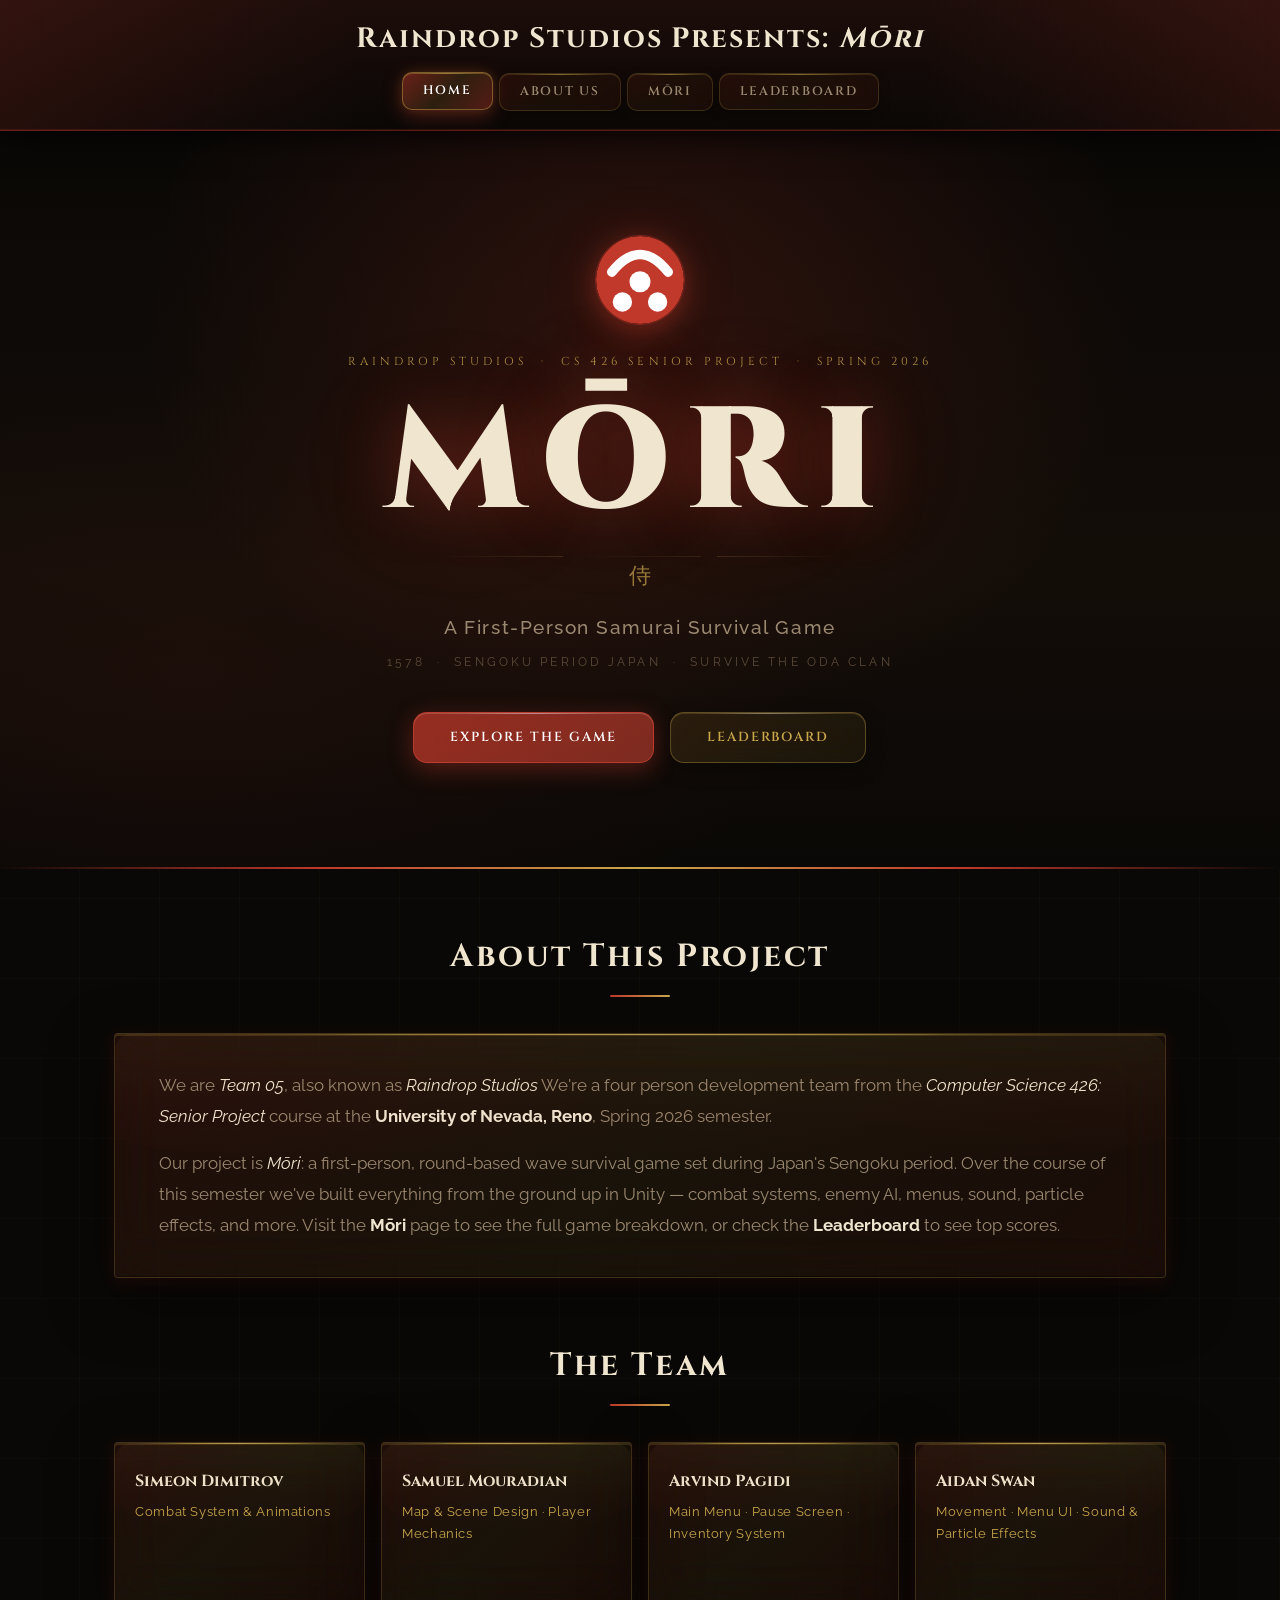
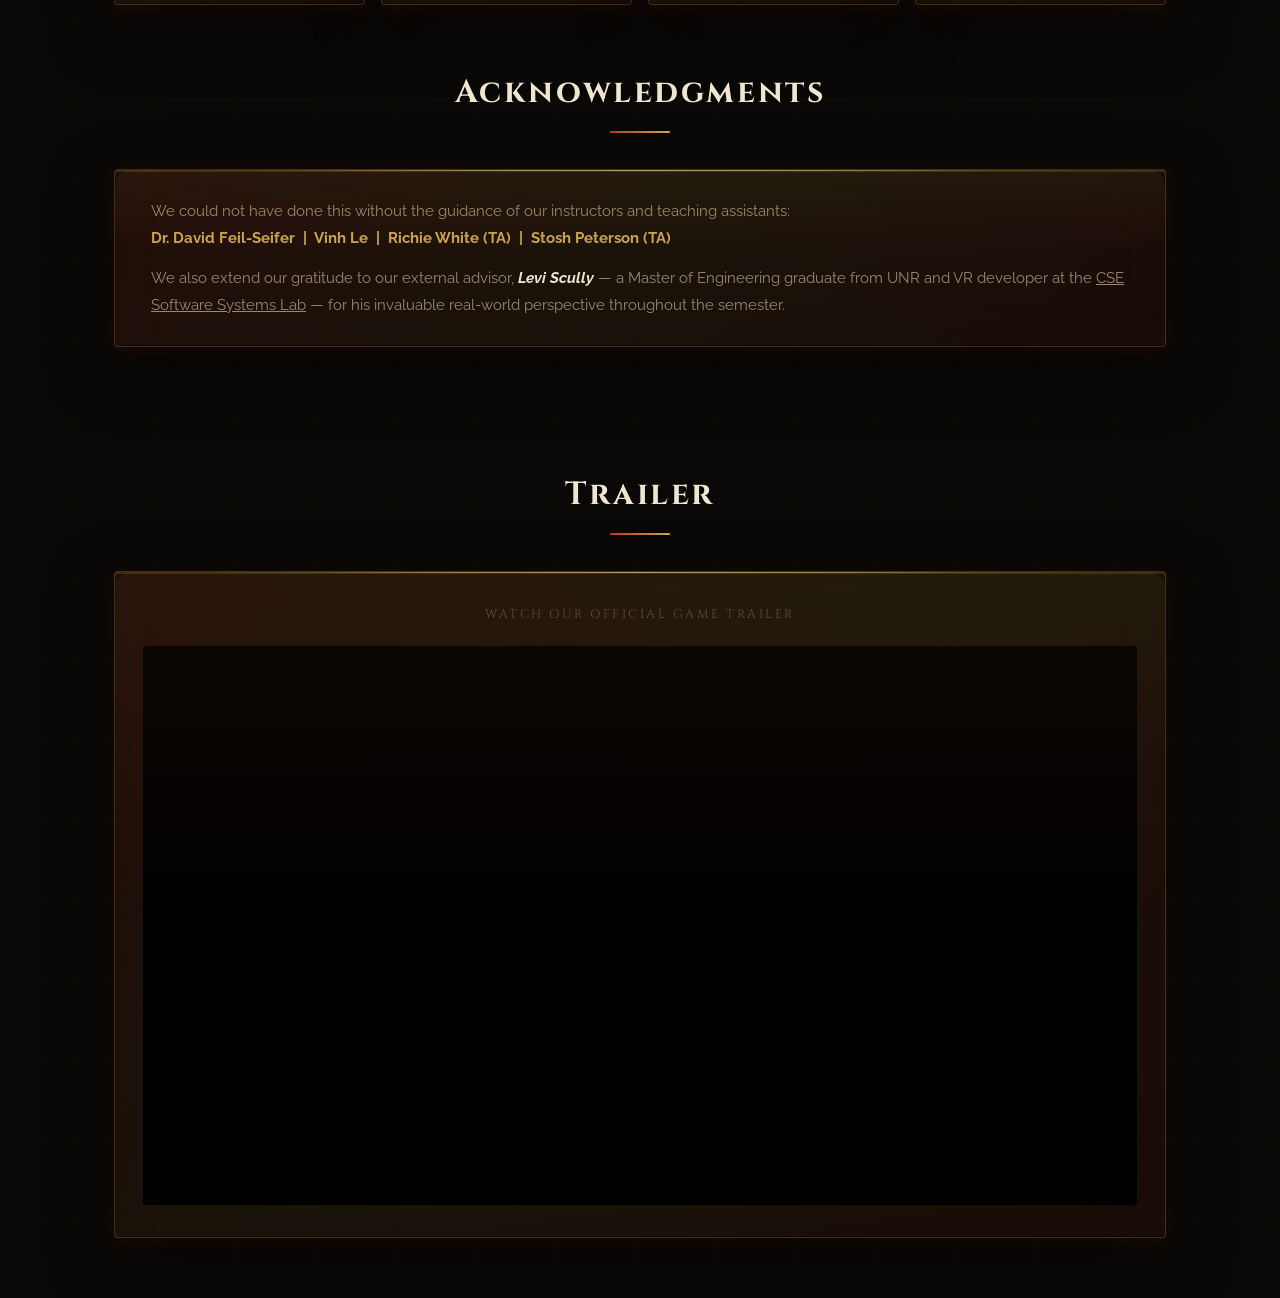
<file: index.html>
<!DOCTYPE html>
<html lang="en">
<head>
    <meta charset="UTF-8">
    <meta name="viewport" content="width=device-width, initial-scale=1.0">
    <title>Mōri — Raindrop Studios</title>
    <link rel="preconnect" href="https://fonts.googleapis.com">
    <link rel="preconnect" href="https://fonts.gstatic.com" crossorigin>
    <link href="https://fonts.googleapis.com/css2?family=Cinzel:wght@400;600;700;900&family=Raleway:ital,wght@0,300;0,400;0,500;0,600;1,400&display=swap" rel="stylesheet">
    <link rel="stylesheet" href="CSS Files/style.css">
    <link rel="icon" href="favicon.ico">
</head>
<body>

    <header id="WelcomeHeader">
        <h1 class="Animated-Text">Raindrop Studios Presents: <em>Mōri</em></h1>
        <nav id="Directory">
            <ul class="nav-bar">
                <li><a href="index.html" class="button">Home</a></li>
                <li><a href="AboutUs.html" class="button">About Us</a></li>
                <li><a href="Mōri.html" class="button">Mōri</a></li>
                <li><a href="Player-Leaderboard.html" class="button">Leaderboard</a></li>
            </ul>
        </nav>
    </header>

    <section class="hero">
        <div class="hero-inner">
            <div class="hero-logo" aria-hidden="true">
                <svg xmlns="http://www.w3.org/2000/svg" viewBox="0 0 100 100" role="img" aria-label="Mōri logo">
                    <defs>
                        <clipPath id="circle-clip">
                            <circle cx="50" cy="50" r="50"/>
                        </clipPath>
                    </defs>
                    <circle cx="50" cy="50" r="50" fill="#c0392b"/>
                    <g clip-path="url(#circle-clip)">
                        <!-- Top arc / topknot -->
                        <path d="M 18 41 Q 50 1 82 41" stroke="white" stroke-width="11" fill="none" stroke-linecap="round"/>
                        <!-- Centre circle -->
                        <circle cx="50" cy="52" r="12" fill="white"/>
                        <!-- Bottom-left circle -->
                        <circle cx="30" cy="75" r="11" fill="white"/>
                        <!-- Bottom-right circle -->
                        <circle cx="70" cy="75" r="11" fill="white"/>
                    </g>
                </svg>
            </div>
            <p class="hero-eyebrow">Raindrop Studios &nbsp;·&nbsp; CS 426 Senior Project &nbsp;·&nbsp; Spring 2026</p>
            <h1 class="hero-game-title">MŌRI</h1>
            <div class="hero-divider">
                <span></span>
                <span class="hero-kanji">侍</span>
                <span></span>
            </div>
            <p class="hero-tagline"><br>A First-Person Samurai Survival Game</p>
            <p class="hero-period">1578 &nbsp;·&nbsp; Sengoku Period Japan &nbsp;·&nbsp; Survive the Oda Clan</p>
            <div class="hero-buttons">
                <a href="Mōri.html" class="hero-btn primary">Explore the Game</a>
                <a href="Player-Leaderboard.html" class="hero-btn secondary">Leaderboard</a>
            </div>
        </div>
    </section>

    <main id="HomeDescription">

        <!-- About This Project -->
        <h2 class="section-title fade-in">About This Project</h2>
        <div class="about-block fade-in glass-card">
            <p>
                We are <em>Team 05</em>, also known as <em>Raindrop Studios</em> We're a four person
                development team from the <em>Computer Science 426: Senior Project</em> course at
                the <b>University of Nevada, Reno</b>, Spring 2026 semester.
            </p>
            <p>
                Our project is <em>Mōri</em>: a first-person, round-based wave survival game set
                during Japan's Sengoku period. Over the course of this semester we've built everything
                from the ground up in Unity — combat systems, enemy AI, menus, sound, particle effects,
                and more. Visit the <strong><a href="Mōri.html">Mōri</a></strong> page to see the
                full game breakdown, or check the
                <strong><a href="Player-Leaderboard.html">Leaderboard</a></strong> to see top scores.
            </p>
        </div>

        
        <h2 class="section-title fade-in">The Team</h2>
        <div class="team-grid">
            <a href="AboutUs.html#simeon" class="team-card fade-in glass-card">
                <h3 class="team-name">Simeon Dimitrov</h3>
                <p class="team-role">Combat System &amp; Animations</p>
                <span class="team-card-cta">View Profile →</span>
            </a>
            <a href="AboutUs.html#samuel" class="team-card fade-in glass-card">
                <h3 class="team-name">Samuel Mouradian</h3>
                <p class="team-role">Map &amp; Scene Design · Player Mechanics</p>
                <span class="team-card-cta">View Profile →</span>
            </a>
            <a href="AboutUs.html#arvind" class="team-card fade-in glass-card">
                <h3 class="team-name">Arvind Pagidi</h3>
                <p class="team-role">Main Menu · Pause Screen · Inventory System</p>
                <span class="team-card-cta">View Profile →</span>
            </a>
            <a href="AboutUs.html#aidan" class="team-card fade-in glass-card">
                <h3 class="team-name">Aidan Swan</h3>
                <p class="team-role">Movement · Menu UI · Sound &amp; Particle Effects</p>
                <span class="team-card-cta">View Profile →</span>
            </a>
        </div>

        
        <h2 class="section-title fade-in">Acknowledgments</h2>
        <div class="credits-block fade-in glass-card">
            <p>
                We could not have done this without the guidance of our instructors and teaching assistants:<br>
                <strong>Dr. David Feil-Seifer &nbsp;|&nbsp; Vinh Le &nbsp;|&nbsp; Richie White (TA) &nbsp;|&nbsp; Stosh Peterson (TA)</strong>
            </p>
            <p style="margin-top:14px;">
                We also extend our gratitude to our external advisor, <strong><em>Levi Scully</em></strong> —
                a Master of Engineering graduate from UNR and VR developer at the
                <u>CSE Software Systems Lab</u> — for his invaluable real-world perspective throughout the semester.
            </p>
        </div>

    </main>

    <section class="trailer-section">
        <h2 class="section-title fade-in">Trailer</h2>
        <div class="trailer-card fade-in glass-card">
            <p class="trailer-label">Watch our official game trailer</p>
            <div class="trailer-video-wrap">
                <iframe
                    src="https://www.youtube.com/embed/uz4JGQvd75o"
                    title="Mōri — Official Trailer"
                    frameborder="0"
                    allow="accelerometer; clipboard-write; encrypted-media; gyroscope; picture-in-picture"
                    allowfullscreen>
                </iframe>
            </div>
        </div>
    </section>

    <button id="scroll-top" aria-label="Back to top">&#8679;</button>

    <script src="webFeatureHelp.js"></script>
</body>
</html>
</file>
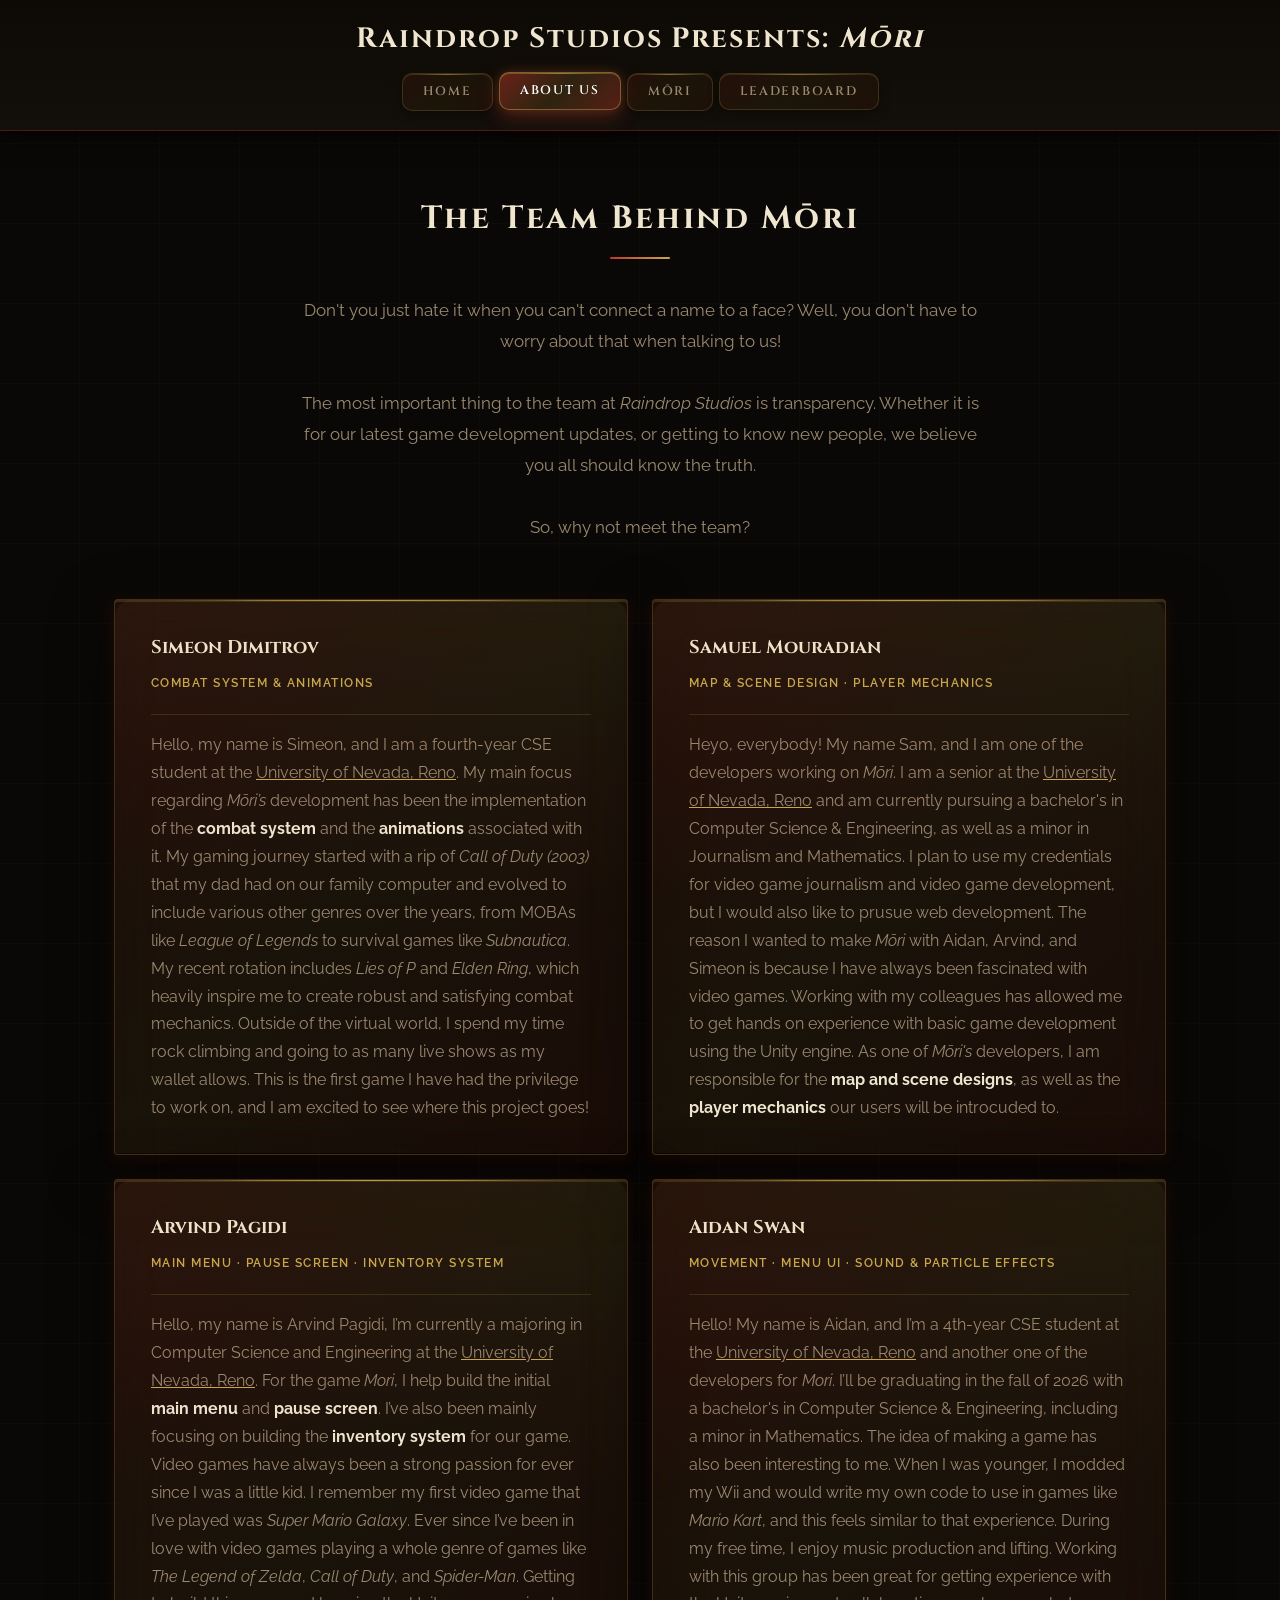
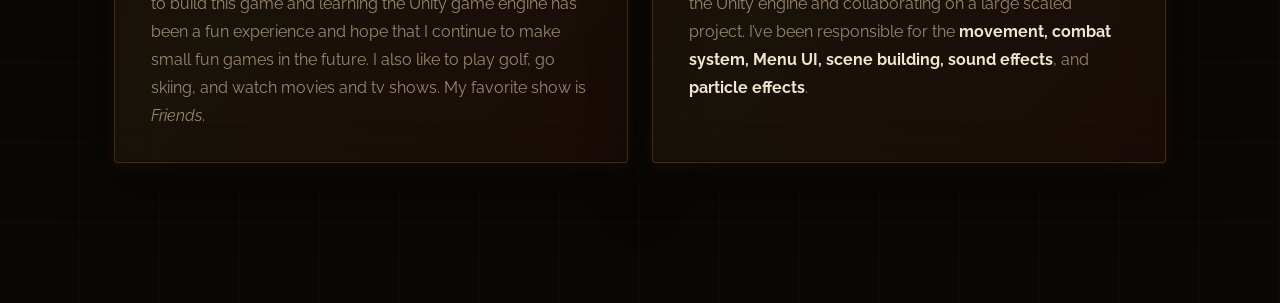
<file: AboutUs.html>
<!DOCTYPE html>
<html lang="en">
<head>
    <meta charset="UTF-8">
    <meta name="viewport" content="width=device-width, initial-scale=1.0">
    <title>About Us — Raindrop Studios</title>
    <link rel="preconnect" href="https://fonts.googleapis.com">
    <link rel="preconnect" href="https://fonts.gstatic.com" crossorigin>
    <link href="https://fonts.googleapis.com/css2?family=Cinzel:wght@400;600;700;900&family=Raleway:ital,wght@0,300;0,400;0,500;0,600;1,400&display=swap" rel="stylesheet">
    <link rel="stylesheet" href="CSS Files/AboutUsStyle.css">
    <link rel="icon" href="favicon.ico">
</head>
<body>

    <header id="WelcomeHeader">
        <h1 class="Animated-Text">Raindrop Studios Presents: <em>Mōri</em></h1>
        <nav id="Directory">
            <ul class="nav-bar">
                <li><a href="index.html" class="button">Home</a></li>
                <li><a href="AboutUs.html" class="button">About Us</a></li>
                <li><a href="Mōri.html" class="button">Mōri</a></li>
                <li><a href="Player-Leaderboard.html" class="button">Leaderboard</a></li>
            </ul>
        </nav>
    </header>

    <main id="AU-Description">

        <h2 class="section-title fade-in">The Team Behind Mōri</h2>

        <p class="intro-text fade-in">
            Don't you just hate it when you can't
            connect a name to a face? Well, you don't have to worry about
            that when talking to us!
            <br><br>
            The most important thing to the team at <i>Raindrop Studios</i> is
            transparency. Whether it is for our latest game development updates,
            or getting to know new people, we believe you all should know the truth.
            <br><br>
            So, why not meet the team?
        </p>

        <div class="member-cards-grid">

           
            <article id="simeon" class="member-card fade-in glass-card">
                <div class="member-header">

                    <div>
                        <h3 class="member-name">Simeon Dimitrov</h3>
                        <span class="member-role">Combat System &amp; Animations</span>
                    </div>
                </div>
                <p class="member-bio">
                    Hello, my name is Simeon,
            and I am a fourth-year CSE student at the <u>University of Nevada, Reno</u>. My
            main focus regarding <i>Mōri’s</i> development has been the implementation of the
            <b>combat system</b> and the <b>animations</b> associated with it. My gaming journey
            started with a rip of <i>Call of Duty (2003)</i> that my dad had on our family computer
            and evolved to include various other genres over the years, from MOBAs like <i>League of
            Legends</i> to survival games like <i>Subnautica</i>. My recent rotation includes <i>Lies
            of P</i> and <i>Elden Ring</i>, which heavily inspire me to create robust and satisfying
            combat mechanics. Outside of the virtual world, I spend my time rock climbing and going to
            as many live shows as my wallet allows. This is the first game I have had the privilege to
            work on, and I am excited to see where this project goes!
                </p>
            </article>

           
            <article id="samuel" class="member-card fade-in glass-card">
                <div class="member-header">

                    <div>
                        <h3 class="member-name">Samuel Mouradian</h3>
                        <span class="member-role">Map &amp; Scene Design · Player Mechanics</span>
                    </div>
                </div>
                <p class="member-bio">
                    Heyo, everybody! My name Sam, and I
            am one of the developers working on <i>Mōri</i>. I am a senior at the <u>University of Nevada,
            Reno</u> and am currently pursuing a bachelor's in Computer Science & Engineering, as well as
            a minor in Journalism and Mathematics. I plan to use my credentials for video game journalism
            and video game development, but I would also like to prusue web development. The reason I wanted
            to make <i>Mōri</i> with Aidan, Arvind, and Simeon is because I have always been fascinated with
            video games. Working with my colleagues has allowed me to get hands on experience with basic game
            development using the Unity engine. As one of <i>Mōri's</i> developers, I am responsible for the
            <b>map and scene designs</b>, as well as the <b>player mechanics</b> our users will be introcuded to.
                </p>
            </article>

            
            <article id="arvind" class="member-card fade-in glass-card">
                <div class="member-header">

                    <div>
                        <h3 class="member-name">Arvind Pagidi</h3>
                        <span class="member-role">Main Menu · Pause Screen · Inventory System</span>
                    </div>
                </div>
                <p class="member-bio">
                    Hello, my name is Arvind Pagidi, I’m currently a majoring in Computer Science and Engineering at the 
            <u>University of Nevada, Reno</u>. For the game <i>Mori</i>, I help build  the initial <b>main menu</b> 
            and <b>pause screen</b>. I’ve also been mainly focusing on building the <b>inventory system</b> 
            for our game. Video games have always been a strong passion for ever since I was a little kid. I remember 
            my first video game that I’ve played was <i>Super Mario Galaxy</i>. Ever since I’ve been in love with video games 
            playing a whole genre of games like <i>The Legend of Zelda</i>, <i>Call of Duty</i>, and <i>Spider-Man</i>. Getting 
            to build this game and learning the Unity game engine has been a fun experience and hope that I continue to 
            make small fun games in the future. I also like to play golf, go skiing, and watch movies and tv shows. My 
            favorite show is <i>Friends</i>.
                </p>
            </article>

            
            <article id="aidan" class="member-card fade-in glass-card">
                <div class="member-header">

                    <div>
                        <h3 class="member-name">Aidan Swan</h3>
                        <span class="member-role">Movement · Menu UI · Sound &amp; Particle Effects</span>
                    </div>
                </div>
                <p class="member-bio">
                     Hello! My name is Aidan, and I’m a 4th-year CSE student at the <u>University of Nevada, Reno</u> and another one 
            of the developers for <i>Mori</i>. I’ll be graduating in the fall of 2026 with a bachelor's in Computer Science & 
            Engineering, including a minor in Mathematics. The idea of making a game has also been interesting to me. When 
            I was younger, I modded my Wii and would write my own code to use in games like <i>Mario Kart</i>, and this feels 
            similar to that experience. During my free time, I enjoy music production and lifting. Working with this group 
            has been great for getting experience with the Unity engine and collaborating on a large scaled project. I’ve 
            been responsible for the <b>movement, combat system, Menu UI, scene building, sound effects</b>, and <b>particle 
            effects</b>.
                </p>
            </article>

        </div>
    </main>

    <button id="scroll-top" aria-label="Back to top">&#8679;</button>

    <script src="webFeatureHelp.js"></script>
</body>
</html>
</file>
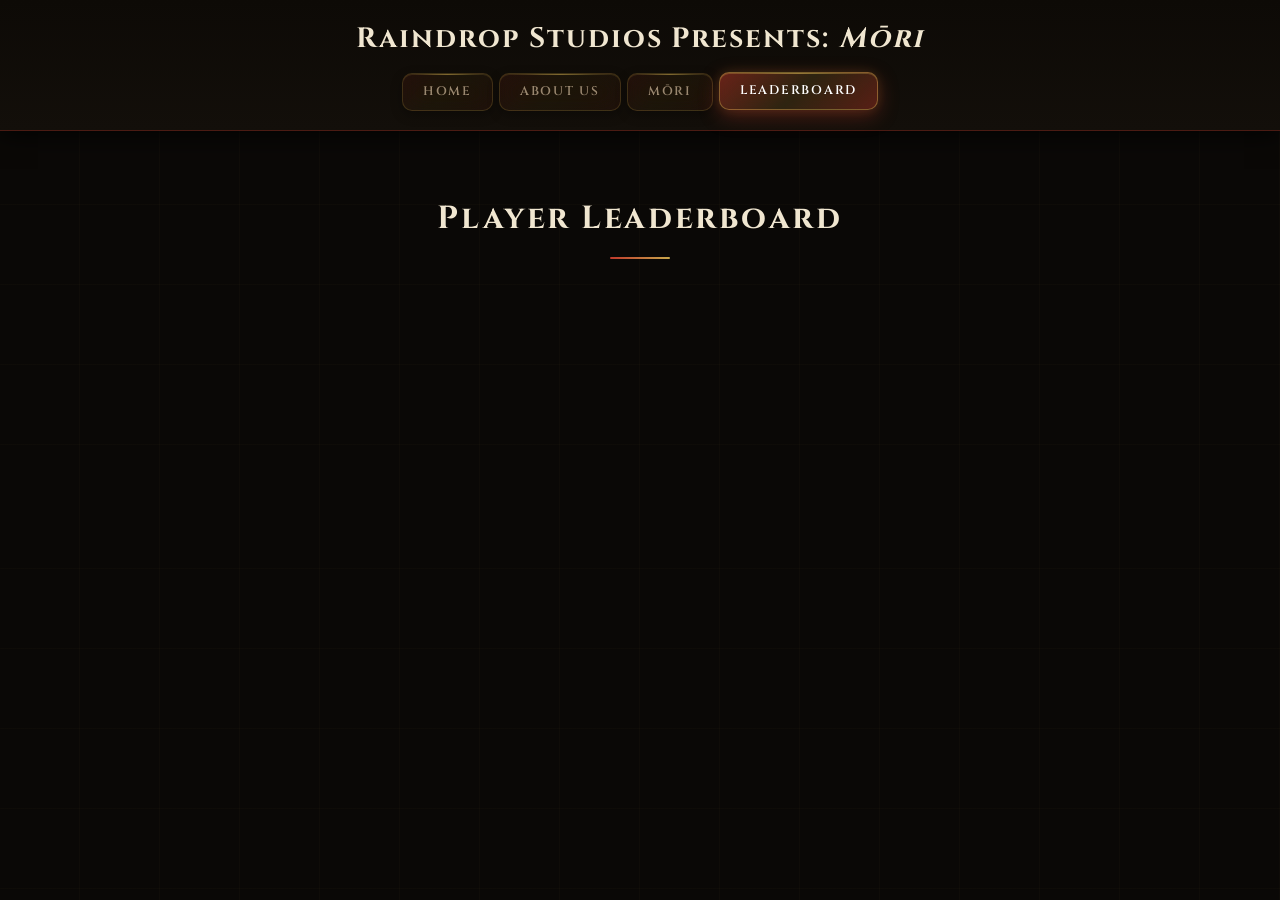
<file: Player-Leaderboard.html>
<!DOCTYPE html>
<html lang="en">
<head>
    <meta charset="UTF-8">
    <meta name="viewport" content="width=device-width, initial-scale=1.0">
    <title>Leaderboard — Mōri</title>
    <link rel="preconnect" href="https://fonts.googleapis.com">
    <link rel="preconnect" href="https://fonts.gstatic.com" crossorigin>
    <link href="https://fonts.googleapis.com/css2?family=Cinzel:wght@400;600;700;900&family=Raleway:ital,wght@0,300;0,400;0,500;0,600;1,400&display=swap" rel="stylesheet">
    <link rel="stylesheet" href="CSS Files/Player-Leaderboard.css">
    <link rel="icon" href="favicon.ico">
</head>
<body>

    
    <header id="WelcomeHeader">
        <h1 class="Animated-Text">Raindrop Studios Presents: <em>Mōri</em></h1>
        <nav id="Directory">
            <ul class="nav-bar">
                <li><a href="index.html" class="button">Home</a></li>
                <li><a href="AboutUs.html" class="button">About Us</a></li>
                <li><a href="Mōri.html" class="button">Mōri</a></li>
                <li><a href="Player-Leaderboard.html" class="button">Leaderboard</a></li>
            </ul>
        </nav>
    </header>

    
    <main id="Leaderboard-Description">
        <h2 class="section-title fade-in">Player Leaderboard</h2>
        </div>
        <div class="leaderboard-wrap glass-card">
            <table class="leaderboard-table" aria-label="Top 10 player scores">
                <thead>
                    <tr>
                        <th>Rank</th>
                        <th>Player</th>
                        <th>Rounds</th>
                        <th>Kills</th>
                        <th>Date</th>
                    </tr>
                </thead>
                <tbody id="leaderboard-body">
                </tbody>
            </table>
        </div>
    </main>

    
    <button id="scroll-top" aria-label="Back to top">&#8679;</button>

    <script src="webFeatureHelp.js"></script>
</body>
</html>
</file>
<file: CSS Files/style.css>
:root {
    --bg:           #0a0806;
    --bg-surface:   #110e09;
    --bg-card:      #1a1510;
    --bg-card-hover:#221c13;
    --red:          #c0392b;
    --red-light:    #e74c3c;
    --red-dim:      rgba(192, 57, 43, 0.15);
    --gold:         #c9a84c;
    --gold-light:   #e8c870;
    --gold-dim:     rgba(201, 168, 76, 0.12);
    --text:         #f0e6d0;
    --text-sec:     #9a8870;
    --text-muted:   #5a4a38;
    --border:       rgba(201, 168, 76, 0.18);
    --border-red:   rgba(192, 57, 43, 0.35);
    --shadow:       0 8px 32px rgba(0,0,0,0.7);
}


*, *::before, *::after { box-sizing: border-box; margin: 0; padding: 0; }

body {
    background-color: var(--bg);
    background-image:
        repeating-linear-gradient(0deg, transparent, transparent 79px, rgba(201,168,76,0.025) 79px, rgba(201,168,76,0.025) 80px),
        repeating-linear-gradient(90deg, transparent, transparent 79px, rgba(201,168,76,0.025) 79px, rgba(201,168,76,0.025) 80px);
    color: var(--text);
    font-family: 'Raleway', 'Georgia', sans-serif;
    font-size: 1rem;
    line-height: 1.75;
    overflow-x: hidden;
}

a { color: inherit; text-decoration: none; }


#WelcomeHeader {
    position: sticky;
    top: 0;
    z-index: 200;
    display: flex;
    flex-direction: column;
    align-items: center;
    padding: 14px 24px 0;
    background:
        linear-gradient(90deg, rgba(192,57,43,0.14) 0%, transparent 28%, transparent 72%, rgba(192,57,43,0.14) 100%),
        linear-gradient(180deg, #1c0d0a 0%, #100907 70%, #0a0806 100%);
    border-bottom: 1px solid var(--border-red);
    box-shadow: 0 2px 32px rgba(0,0,0,0.95), inset 0 -1px 0 rgba(192,57,43,0.2);
}

.Animated-Text {
    font-family: 'Cinzel', 'Times New Roman', serif;
    font-size: clamp(1.1rem, 2.8vw, 1.75rem);
    font-weight: 700;
    letter-spacing: 0.07em;
    text-align: center;
    animation: title-shimmer 4s ease-in-out infinite alternate;
}

@keyframes title-shimmer {
    0%   { color: #f0e6d0; text-shadow: 0 0 12px rgba(201,168,76,0.2); }
    45%  { color: #e8c870; text-shadow: 0 0 22px rgba(201,168,76,0.55); }
    100% { color: #e74c3c; text-shadow: 0 0 22px rgba(231,76,60,0.6); }
}


#Directory { width: 100%; }

.nav-bar {
    list-style: none;
    display: flex;
    justify-content: center;
    flex-wrap: wrap;
    gap: 6px;
    padding: 10px 0;
}

.button {
    display: inline-block;
    padding: 7px 20px;
    border-radius: 10px;
    cursor: pointer;
    font-size: 0.78rem;
    font-family: 'Cinzel', serif;
    font-weight: 600;
    letter-spacing: 0.14em;
    text-transform: uppercase;
    color: var(--text-sec);
    background: linear-gradient(135deg, rgba(192,57,43,0.1) 0%, rgba(201,168,76,0.05) 50%, rgba(192,57,43,0.07) 100%);
    backdrop-filter: blur(12px) saturate(160%);
    -webkit-backdrop-filter: blur(12px) saturate(160%);
    border: 1px solid rgba(201,168,76,0.2);
    box-shadow:
        0 1px 0 rgba(201,168,76,0.15) inset,
        0 4px 12px rgba(0,0,0,0.3);
    position: relative;
    overflow: hidden;
    transition: color 0.25s, border-color 0.25s, box-shadow 0.25s, transform 0.25s, background 0.25s;
}

.button::before {
    content: '';
    position: absolute;
    top: 0;
    left: 10%;
    right: 10%;
    height: 1px;
    background: linear-gradient(90deg, transparent, rgba(201,168,76,0.5), transparent);
    border-radius: 0 0 50% 50%;
}

.button:hover,
.button.active {
    color: #fff;
    background: linear-gradient(135deg, rgba(192,57,43,0.5) 0%, rgba(201,168,76,0.15) 50%, rgba(192,57,43,0.4) 100%);
    border-color: rgba(201,168,76,0.45);
    box-shadow:
        0 1px 0 rgba(201,168,76,0.3) inset,
        0 6px 20px rgba(192,57,43,0.35),
        0 0 12px rgba(201,168,76,0.15);
    transform: translateY(-1px);
}


.hero-logo {
    width: 88px;
    height: 88px;
    margin: 0 auto 28px;
    border-radius: 50%;
    box-shadow:
        0 0 0 1px rgba(192,57,43,0.4),
        0 6px 28px rgba(192,57,43,0.45),
        0 0 60px rgba(192,57,43,0.15);
    display: flex;
    align-items: center;
    justify-content: center;
}

.hero-logo svg {
    width: 100%;
    height: 100%;
    display: block;
    border-radius: 50%;
}


.hero {
    min-height: 82vh;
    display: flex;
    align-items: center;
    justify-content: center;
    text-align: center;
    padding: 80px 24px;
    background:
        radial-gradient(ellipse at 50% 25%, rgba(192,57,43,0.18) 0%, transparent 55%),
        radial-gradient(ellipse at 15% 75%, rgba(192,57,43,0.07) 0%, transparent 40%),
        linear-gradient(180deg, #0a0806 0%, #130d08 60%, #0a0806 100%);
    position: relative;
}

.hero::after {
    content: '';
    position: absolute;
    bottom: 0;
    left: 0;
    right: 0;
    height: 2px;
    background: linear-gradient(90deg, transparent, var(--red), var(--gold), var(--red), transparent);
}

.hero-inner { max-width: 860px; }

.hero-eyebrow {
    font-family: 'Cinzel', serif;
    font-size: 0.72rem;
    letter-spacing: 0.35em;
    text-transform: uppercase;
    color: var(--gold);
    margin-bottom: 20px;
    opacity: 0.85;
}

.hero-game-title {
    font-family: 'Cinzel', serif;
    font-size: clamp(4.5rem, 14vw, 9rem);
    font-weight: 900;
    letter-spacing: 0.12em;
    line-height: 1;
    color: var(--text);
    text-shadow:
        0 0 60px rgba(192,57,43,0.4),
        0 0 120px rgba(192,57,43,0.15);
    margin-bottom: 10px;
}

.hero-divider {
    display: flex;
    align-items: center;
    justify-content: center;
    gap: 16px;
    margin: 20px auto;
    max-width: 400px;
}

.hero-divider span { flex: 1; height: 1px; background: linear-gradient(90deg, transparent, var(--border)); }
.hero-divider span:last-child { background: linear-gradient(90deg, var(--border), transparent); }

.hero-kanji {
    flex: none;
    font-size: 1.4rem;
    color: var(--gold);
    opacity: 0.7;
}

.hero-tagline {
    font-family: 'Raleway', sans-serif;
    font-size: clamp(0.95rem, 2.2vw, 1.2rem);
    font-weight: 500;
    letter-spacing: 0.08em;
    color: var(--text-sec);
    margin-bottom: 6px;
}

.hero-period {
    font-size: 0.78rem;
    letter-spacing: 0.25em;
    color: var(--text-muted);
    text-transform: uppercase;
    margin-bottom: 40px;
}

.hero-buttons {
    display: flex;
    gap: 16px;
    justify-content: center;
    flex-wrap: wrap;
}

.hero-btn {
    display: inline-block;
    padding: 13px 36px;
    font-family: 'Cinzel', serif;
    font-size: 0.82rem;
    font-weight: 600;
    letter-spacing: 0.15em;
    text-transform: uppercase;
    border-radius: 14px;
    cursor: pointer;
    position: relative;
    overflow: hidden;
    backdrop-filter: blur(16px) saturate(180%);
    -webkit-backdrop-filter: blur(16px) saturate(180%);
    transition: all 0.25s ease;
}

.hero-btn::before {
    content: '';
    position: absolute;
    top: 0;
    left: 10%;
    right: 10%;
    height: 1px;
    background: linear-gradient(90deg, transparent, rgba(255,255,255,0.35), transparent);
    border-radius: 0 0 50% 50%;
}

.hero-btn.primary {
    background: linear-gradient(135deg, rgba(192,57,43,0.75) 0%, rgba(231,76,60,0.5) 100%);
    color: #fff;
    border: 1px solid rgba(231,76,60,0.5);
    box-shadow:
        0 1px 0 rgba(255,255,255,0.15) inset,
        0 6px 24px rgba(192,57,43,0.4);
}
.hero-btn.primary:hover {
    background: linear-gradient(135deg, rgba(231,76,60,0.85) 0%, rgba(192,57,43,0.65) 100%);
    border-color: rgba(231,76,60,0.7);
    box-shadow:
        0 1px 0 rgba(255,255,255,0.2) inset,
        0 8px 28px rgba(231,76,60,0.55),
        0 0 16px rgba(201,168,76,0.15);
    transform: translateY(-2px);
}

.hero-btn.secondary {
    background: linear-gradient(135deg, rgba(201,168,76,0.12) 0%, rgba(232,200,112,0.06) 100%);
    color: var(--gold);
    border: 1px solid rgba(201,168,76,0.35);
    box-shadow:
        0 1px 0 rgba(201,168,76,0.2) inset,
        0 6px 20px rgba(0,0,0,0.3);
}
.hero-btn.secondary:hover {
    background: linear-gradient(135deg, rgba(201,168,76,0.25) 0%, rgba(232,200,112,0.12) 100%);
    border-color: rgba(201,168,76,0.6);
    box-shadow:
        0 1px 0 rgba(201,168,76,0.3) inset,
        0 8px 24px rgba(201,168,76,0.25),
        0 0 16px rgba(201,168,76,0.1);
    transform: translateY(-2px);
}

#HomeDescription {
    max-width: 1100px;
    margin: 60px auto;
    padding: 0 24px 60px;
}


.section-title {
    font-family: 'Cinzel', serif;
    font-size: clamp(1.4rem, 3.5vw, 2rem);
    font-weight: 700;
    letter-spacing: 0.08em;
    color: var(--text);
    text-align: center;
    margin-bottom: 8px;
}

.section-title::after {
    content: '';
    display: block;
    width: 60px;
    height: 2px;
    background: linear-gradient(90deg, var(--red), var(--gold));
    margin: 10px auto 36px;
    border-radius: 1px;
}

.glass-card {
    background:
        linear-gradient(
            135deg,
            rgba(192, 57, 43, 0.12) 0%,
            rgba(201, 168, 76, 0.07) 50%,
            rgba(192, 57, 43, 0.08) 100%
        );
    backdrop-filter: blur(28px) saturate(180%) brightness(1.08);
    -webkit-backdrop-filter: blur(28px) saturate(180%) brightness(1.08);
    border-radius: 20px;
    border: 1px solid rgba(201, 168, 76, 0.22);
    box-shadow:
        0 2px 0 rgba(201, 168, 76, 0.18) inset,
        0 -1px 0 rgba(0, 0, 0, 0.4) inset,
        0 20px 60px rgba(0, 0, 0, 0.5),
        0 4px 16px rgba(192, 57, 43, 0.15);
    position: relative;
    overflow: hidden;
    will-change: transform;
    transition: transform 0.5s ease;
}

.glass-card:hover {
    transition: transform 0.1s ease;
}

.glass-card::before {
    content: '';
    position: absolute;
    top: 0;
    left: 8%;
    right: 8%;
    height: 1px;
    background: linear-gradient(
        90deg,
        transparent,
        rgba(201, 168, 76, 0.7) 30%,
        rgba(232, 200, 112, 0.7) 50%,
        rgba(201, 168, 76, 0.7) 70%,
        transparent
    );
    border-radius: 0 0 50% 50%;
}

.glass-card::after {
    content: '';
    position: absolute;
    top: 0;
    left: 0;
    right: 0;
    height: 55%;
    background: linear-gradient(
        180deg,
        rgba(201, 168, 76, 0.06) 0%,
        rgba(192, 57, 43, 0.03) 60%,
        transparent 100%
    );
    border-radius: 20px 20px 60% 60% / 20px 20px 40px 40px;
    pointer-events: none;
}

.about-block {
    border-radius: 4px;
    padding: 36px 44px;
    margin-bottom: 60px;
    font-size: 1.05rem;
    color: var(--text-sec);
    line-height: 1.85;
}

.about-block p + p { margin-top: 1rem; }

.about-block em  { color: var(--text); font-style: italic; }
.about-block b, .about-block strong { color: var(--text); }
.about-block u { text-decoration-color: var(--gold); }


.team-grid {
    display: grid;
    grid-template-columns: repeat(auto-fit, minmax(220px, 1fr));
    gap: 16px;
    margin-bottom: 60px;
}

.team-card {
    display: block;
    text-decoration: none;
    color: inherit;
    border-radius: 4px;
    padding: 24px 20px;
    cursor: pointer;
    transition: transform 0.3s ease;
}

.team-card:hover {
    transform: translateY(-4px);
}

.team-card-cta {
    display: block;
    margin-top: 14px;
    font-size: 0.72rem;
    font-family: 'Cinzel', serif;
    letter-spacing: 0.12em;
    text-transform: uppercase;
    color: var(--text-muted);
    opacity: 0;
    transform: translateY(4px);
    transition: opacity 0.3s ease, transform 0.3s ease, color 0.3s ease;
}

.team-card:hover .team-card-cta {
    opacity: 1;
    transform: translateY(0);
    color: var(--gold);
}

.team-number {
    font-family: 'Cinzel', serif;
    font-size: 0.68rem;
    letter-spacing: 0.2em;
    color: var(--text-muted);
    display: block;
    margin-bottom: 8px;
}

.team-name {
    font-family: 'Cinzel', serif;
    font-size: 1rem;
    font-weight: 700;
    color: var(--text);
    margin-bottom: 6px;
}

.team-role {
    font-size: 0.8rem;
    color: var(--gold);
    letter-spacing: 0.05em;
}

.credits-block {
    border-radius: 4px;
    padding: 28px 36px;
}

.credits-block p { color: var(--text-sec); font-size: 0.95rem; }
.credits-block em { color: var(--text); }
.credits-block b, .credits-block strong { color: var(--gold); }


.trailer-section {
    max-width: 1100px;
    margin: 0 auto 60px;
    padding: 0 24px;
}

.trailer-card {
    border-radius: 4px;
    padding: 32px 28px;
    cursor: default;
    transition: transform 0.3s ease;
}

.trailer-card:hover {
    transform: translateY(-4px);
}

.trailer-label {
    font-family: 'Cinzel', serif;
    font-size: 0.78rem;
    letter-spacing: 0.2em;
    text-transform: uppercase;
    color: var(--text-muted);
    text-align: center;
    margin-bottom: 20px;
    transition: color 0.3s ease;
}

.trailer-card:hover .trailer-label {
    color: var(--gold);
}

.trailer-video-wrap {
    width: 100%;
    aspect-ratio: 16 / 9;
    border-radius: 2px;
    overflow: hidden;
    background: #000;
}

.trailer-video-wrap video,
.trailer-video-wrap iframe {
    width: 100%;
    height: 100%;
    display: block;
    border: 0;
}

.fade-in {
    opacity: 0;
    transform: translateY(22px);
    transition: opacity 0.55s ease, transform 0.55s ease;
}
.fade-in.visible {
    opacity: 1;
    transform: translateY(0);
}


#scroll-top {
    position: fixed;
    bottom: 32px;
    right: 32px;
    width: 44px;
    height: 44px;
    background: linear-gradient(135deg, rgba(192,57,43,0.5) 0%, rgba(201,168,76,0.15) 50%, rgba(192,57,43,0.4) 100%);
    backdrop-filter: blur(12px) saturate(160%);
    -webkit-backdrop-filter: blur(12px) saturate(160%);
    color: #fff;
    border: 1px solid rgba(201,168,76,0.35);
    border-radius: 10px;
    font-size: 1.2rem;
    cursor: pointer;
    opacity: 0;
    pointer-events: none;
    box-shadow:
        0 1px 0 rgba(201,168,76,0.2) inset,
        0 6px 20px rgba(192,57,43,0.3);
    transition: opacity 0.3s, transform 0.3s, box-shadow 0.25s;
    z-index: 300;
    display: flex;
    align-items: center;
    justify-content: center;
}
#scroll-top.visible {
    opacity: 1;
    pointer-events: auto;
}
#scroll-top:hover {
    transform: translateY(-3px);
    box-shadow:
        0 1px 0 rgba(201,168,76,0.3) inset,
        0 8px 24px rgba(192,57,43,0.45),
        0 0 12px rgba(201,168,76,0.15);
}


@media (max-width: 600px) {
    .about-block { padding: 24px 20px; }
    .hero-game-title { font-size: clamp(3.5rem, 18vw, 5rem); }
    .team-grid { grid-template-columns: 1fr 1fr; }
    #scroll-top { bottom: 20px; right: 20px; }
}
</file>
<file: CSS Files/AboutUsStyle.css>
html { scroll-behavior: smooth; }

:root {
    --bg:           #0a0806;
    --bg-surface:   #110e09;
    --bg-card:      #1a1510;
    --bg-card-hover:#221c13;
    --red:          #c0392b;
    --red-light:    #e74c3c;
    --gold:         #c9a84c;
    --gold-light:   #e8c870;
    --gold-dim:     rgba(201, 168, 76, 0.12);
    --text:         #f0e6d0;
    --text-sec:     #9a8870;
    --text-muted:   #5a4a38;
    --border:       rgba(201, 168, 76, 0.18);
    --border-red:   rgba(192, 57, 43, 0.35);
}

*, *::before, *::after { box-sizing: border-box; margin: 0; padding: 0; }

body {
    background-color: var(--bg);
    background-image:
        repeating-linear-gradient(0deg, transparent, transparent 79px, rgba(201,168,76,0.025) 79px, rgba(201,168,76,0.025) 80px),
        repeating-linear-gradient(90deg, transparent, transparent 79px, rgba(201,168,76,0.025) 79px, rgba(201,168,76,0.025) 80px);
    color: var(--text);
    font-family: 'Raleway', 'Georgia', sans-serif;
    font-size: 1rem;
    line-height: 1.75;
    overflow-x: hidden;
}

a { color: inherit; text-decoration: none; }


#WelcomeHeader {
    position: sticky;
    top: 0;
    z-index: 200;
    display: flex;
    flex-direction: column;
    align-items: center;
    padding: 14px 24px 0;
    background: linear-gradient(180deg, #0d0a06 0%, #130f0a 100%);
    border-bottom: 1px solid var(--border-red);
    box-shadow: 0 2px 24px rgba(0,0,0,0.9);
}

.Animated-Text {
    font-family: 'Cinzel', 'Times New Roman', serif;
    font-size: clamp(1.1rem, 2.8vw, 1.75rem);
    font-weight: 700;
    letter-spacing: 0.07em;
    text-align: center;
    animation: title-shimmer 4s ease-in-out infinite alternate;
}

@keyframes title-shimmer {
    0%   { color: #f0e6d0; text-shadow: 0 0 12px rgba(201,168,76,0.2); }
    45%  { color: #e8c870; text-shadow: 0 0 22px rgba(201,168,76,0.55); }
    100% { color: #e74c3c; text-shadow: 0 0 22px rgba(231,76,60,0.6); }
}


#Directory { width: 100%; }

.nav-bar {
    list-style: none;
    display: flex;
    justify-content: center;
    flex-wrap: wrap;
    gap: 6px;
    padding: 10px 0;
}

.button {
    display: inline-block;
    padding: 7px 20px;
    border-radius: 10px;
    cursor: pointer;
    font-size: 0.78rem;
    font-family: 'Cinzel', serif;
    font-weight: 600;
    letter-spacing: 0.14em;
    text-transform: uppercase;
    color: var(--text-sec);
    background: linear-gradient(135deg, rgba(192,57,43,0.1) 0%, rgba(201,168,76,0.05) 50%, rgba(192,57,43,0.07) 100%);
    backdrop-filter: blur(12px) saturate(160%);
    -webkit-backdrop-filter: blur(12px) saturate(160%);
    border: 1px solid rgba(201,168,76,0.2);
    box-shadow:
        0 1px 0 rgba(201,168,76,0.15) inset,
        0 4px 12px rgba(0,0,0,0.3);
    position: relative;
    overflow: hidden;
    transition: color 0.25s, border-color 0.25s, box-shadow 0.25s, transform 0.25s, background 0.25s;
}

.button::before {
    content: '';
    position: absolute;
    top: 0;
    left: 10%;
    right: 10%;
    height: 1px;
    background: linear-gradient(90deg, transparent, rgba(201,168,76,0.5), transparent);
    border-radius: 0 0 50% 50%;
}

.button:hover,
.button.active {
    color: #fff;
    background: linear-gradient(135deg, rgba(192,57,43,0.5) 0%, rgba(201,168,76,0.15) 50%, rgba(192,57,43,0.4) 100%);
    border-color: rgba(201,168,76,0.45);
    box-shadow:
        0 1px 0 rgba(201,168,76,0.3) inset,
        0 6px 20px rgba(192,57,43,0.35),
        0 0 12px rgba(201,168,76,0.15);
    transform: translateY(-1px);
}


#AU-Description {
    max-width: 1100px;
    margin: 60px auto;
    padding: 0 24px 80px;
}


.section-title {
    font-family: 'Cinzel', serif;
    font-size: clamp(1.4rem, 3.5vw, 2rem);
    font-weight: 700;
    letter-spacing: 0.08em;
    color: var(--text);
    text-align: center;
    margin-bottom: 8px;
}

.section-title::after {
    content: '';
    display: block;
    width: 60px;
    height: 2px;
    background: linear-gradient(90deg, var(--red), var(--gold));
    margin: 10px auto 36px;
    border-radius: 1px;
}


.intro-text {
    text-align: center;
    max-width: 680px;
    margin: 0 auto 56px;
    color: var(--text-sec);
    font-size: 1.05rem;
    line-height: 1.85;
}


.member-cards-grid {
    display: grid;
    grid-template-columns: repeat(auto-fit, minmax(460px, 1fr));
    gap: 24px;
}

.glass-card {
    background:
        linear-gradient(
            135deg,
            rgba(192, 57, 43, 0.12) 0%,
            rgba(201, 168, 76, 0.07) 50%,
            rgba(192, 57, 43, 0.08) 100%
        );
    backdrop-filter: blur(28px) saturate(180%) brightness(1.08);
    -webkit-backdrop-filter: blur(28px) saturate(180%) brightness(1.08);
    border-radius: 20px;
    border: 1px solid rgba(201, 168, 76, 0.22);
    box-shadow:
        0 2px 0 rgba(201, 168, 76, 0.18) inset,
        0 -1px 0 rgba(0, 0, 0, 0.4) inset,
        0 20px 60px rgba(0, 0, 0, 0.5),
        0 4px 16px rgba(192, 57, 43, 0.15);
    position: relative;
    overflow: hidden;
    will-change: transform;
    transition: transform 0.5s ease;
}

.glass-card:hover {
    transition: transform 0.1s ease;
}

.glass-card::before {
    content: '';
    position: absolute;
    top: 0;
    left: 8%;
    right: 8%;
    height: 1px;
    background: linear-gradient(
        90deg,
        transparent,
        rgba(201, 168, 76, 0.7) 30%,
        rgba(232, 200, 112, 0.7) 50%,
        rgba(201, 168, 76, 0.7) 70%,
        transparent
    );
    border-radius: 0 0 50% 50%;
}

.glass-card::after {
    content: '';
    position: absolute;
    top: 0;
    left: 0;
    right: 0;
    height: 55%;
    background: linear-gradient(
        180deg,
        rgba(201, 168, 76, 0.06) 0%,
        rgba(192, 57, 43, 0.03) 60%,
        transparent 100%
    );
    border-radius: 20px 20px 60% 60% / 20px 20px 40px 40px;
    pointer-events: none;
}

.member-card {
    scroll-margin-top: 140px;
    border-radius: 4px;
    padding: 32px 36px;
}



.member-header {
    display: flex;
    align-items: flex-start;
    gap: 16px;
    margin-bottom: 18px;
}

.member-number {
    font-family: 'Cinzel', serif;
    font-size: 2rem;
    font-weight: 900;
    color: var(--border);
    line-height: 1;
    flex-shrink: 0;
    padding-top: 4px;
}

.member-name {
    font-family: 'Cinzel', serif;
    font-size: 1.15rem;
    font-weight: 700;
    color: var(--text);
    margin-bottom: 4px;
}

.member-role {
    font-size: 0.78rem;
    font-weight: 600;
    letter-spacing: 0.12em;
    text-transform: uppercase;
    color: var(--gold);
}

.member-bio {
    color: var(--text-sec);
    font-size: 0.97rem;
    line-height: 1.8;
    border-top: 1px solid var(--border);
    padding-top: 16px;
}

.member-bio em { color: var(--text); font-style: italic; }
.member-bio b, .member-bio strong { color: var(--text); }
.member-bio u { text-decoration-color: var(--gold); }


.fade-in {
    opacity: 0;
    transform: translateY(22px);
    transition: opacity 0.55s ease, transform 0.55s ease;
}
.fade-in.visible {
    opacity: 1;
    transform: translateY(0);
}


.member-card.fade-in:not(.visible):nth-child(1) { transition-delay: 0s; }
.member-card.fade-in:not(.visible):nth-child(2) { transition-delay: 0.08s; }
.member-card.fade-in:not(.visible):nth-child(3) { transition-delay: 0.16s; }
.member-card.fade-in:not(.visible):nth-child(4) { transition-delay: 0.24s; }


#scroll-top {
    position: fixed;
    bottom: 32px;
    right: 32px;
    width: 44px;
    height: 44px;
    background: linear-gradient(135deg, rgba(192,57,43,0.5) 0%, rgba(201,168,76,0.15) 50%, rgba(192,57,43,0.4) 100%);
    backdrop-filter: blur(12px) saturate(160%);
    -webkit-backdrop-filter: blur(12px) saturate(160%);
    color: #fff;
    border: 1px solid rgba(201,168,76,0.35);
    border-radius: 10px;
    font-size: 1.2rem;
    cursor: pointer;
    opacity: 0;
    pointer-events: none;
    box-shadow:
        0 1px 0 rgba(201,168,76,0.2) inset,
        0 6px 20px rgba(192,57,43,0.3);
    transition: opacity 0.3s, transform 0.3s, box-shadow 0.25s;
    z-index: 300;
    display: flex;
    align-items: center;
    justify-content: center;
}
#scroll-top.visible { opacity: 1; pointer-events: auto; }
#scroll-top:hover {
    transform: translateY(-3px);
    box-shadow:
        0 1px 0 rgba(201,168,76,0.3) inset,
        0 8px 24px rgba(192,57,43,0.45),
        0 0 12px rgba(201,168,76,0.15);
}


@media (max-width: 740px) {
    .member-cards-grid { grid-template-columns: 1fr; }
    .member-card { padding: 24px 20px; }
}
</file>
<file: CSS Files/Player-Leaderboard.css>
:root {
    --bg:           #0a0806;
    --bg-surface:   #110e09;
    --bg-card:      #1a1510;
    --red:          #c0392b;
    --red-light:    #e74c3c;
    --gold:         #c9a84c;
    --gold-light:   #e8c870;
    --gold-dim:     rgba(201, 168, 76, 0.12);
    --text:         #f0e6d0;
    --text-sec:     #9a8870;
    --text-muted:   #5a4a38;
    --border:       rgba(201, 168, 76, 0.18);
    --border-red:   rgba(192, 57, 43, 0.35);
    --rank-gold:    #e8c870;
    --rank-silver:  #b8c0c8;
    --rank-bronze:  #cd7f32;
}

*, *::before, *::after { box-sizing: border-box; margin: 0; padding: 0; }

body {
    background-color: var(--bg);
    background-image:
        repeating-linear-gradient(0deg, transparent, transparent 79px, rgba(201,168,76,0.025) 79px, rgba(201,168,76,0.025) 80px),
        repeating-linear-gradient(90deg, transparent, transparent 79px, rgba(201,168,76,0.025) 79px, rgba(201,168,76,0.025) 80px);
    color: var(--text);
    font-family: 'Raleway', 'Georgia', sans-serif;
    font-size: 1rem;
    line-height: 1.75;
    overflow-x: hidden;
}

a { color: inherit; text-decoration: none; }


#WelcomeHeader {
    position: sticky;
    top: 0;
    z-index: 200;
    display: flex;
    flex-direction: column;
    align-items: center;
    padding: 14px 24px 0;
    background: linear-gradient(180deg, #0d0a06 0%, #130f0a 100%);
    border-bottom: 1px solid var(--border-red);
    box-shadow: 0 2px 24px rgba(0,0,0,0.9);
}

.Animated-Text {
    font-family: 'Cinzel', 'Times New Roman', serif;
    font-size: clamp(1.1rem, 2.8vw, 1.75rem);
    font-weight: 700;
    letter-spacing: 0.07em;
    text-align: center;
    animation: title-shimmer 4s ease-in-out infinite alternate;
}

@keyframes title-shimmer {
    0%   { color: #f0e6d0; text-shadow: 0 0 12px rgba(201,168,76,0.2); }
    45%  { color: #e8c870; text-shadow: 0 0 22px rgba(201,168,76,0.55); }
    100% { color: #e74c3c; text-shadow: 0 0 22px rgba(231,76,60,0.6); }
}


#Directory { width: 100%; }

.nav-bar {
    list-style: none;
    display: flex;
    justify-content: center;
    flex-wrap: wrap;
    gap: 6px;
    padding: 10px 0;
}

.button {
    display: inline-block;
    padding: 7px 20px;
    border-radius: 10px;
    cursor: pointer;
    font-size: 0.78rem;
    font-family: 'Cinzel', serif;
    font-weight: 600;
    letter-spacing: 0.14em;
    text-transform: uppercase;
    color: var(--text-sec);
    background: linear-gradient(135deg, rgba(192,57,43,0.1) 0%, rgba(201,168,76,0.05) 50%, rgba(192,57,43,0.07) 100%);
    backdrop-filter: blur(12px) saturate(160%);
    -webkit-backdrop-filter: blur(12px) saturate(160%);
    border: 1px solid rgba(201,168,76,0.2);
    box-shadow:
        0 1px 0 rgba(201,168,76,0.15) inset,
        0 4px 12px rgba(0,0,0,0.3);
    position: relative;
    overflow: hidden;
    transition: color 0.25s, border-color 0.25s, box-shadow 0.25s, transform 0.25s, background 0.25s;
}

.button::before {
    content: '';
    position: absolute;
    top: 0;
    left: 10%;
    right: 10%;
    height: 1px;
    background: linear-gradient(90deg, transparent, rgba(201,168,76,0.5), transparent);
    border-radius: 0 0 50% 50%;
}

.button:hover,
.button.active {
    color: #fff;
    background: linear-gradient(135deg, rgba(192,57,43,0.5) 0%, rgba(201,168,76,0.15) 50%, rgba(192,57,43,0.4) 100%);
    border-color: rgba(201,168,76,0.45);
    box-shadow:
        0 1px 0 rgba(201,168,76,0.3) inset,
        0 6px 20px rgba(192,57,43,0.35),
        0 0 12px rgba(201,168,76,0.15);
    transform: translateY(-1px);
}


#Leaderboard-Description {
    max-width: 900px;
    margin: 60px auto;
    padding: 0 24px 80px;
}


.section-title {
    font-family: 'Cinzel', serif;
    font-size: clamp(1.4rem, 3.5vw, 2rem);
    font-weight: 700;
    letter-spacing: 0.08em;
    color: var(--text);
    text-align: center;
    margin-bottom: 8px;
}

.section-title::after {
    content: '';
    display: block;
    width: 60px;
    height: 2px;
    background: linear-gradient(90deg, var(--red), var(--gold));
    margin: 10px auto 36px;
    border-radius: 1px;
}


.coming-soon-banner {
    display: flex;
    align-items: center;
    justify-content: center;
    gap: 16px;
    margin-bottom: 40px;
}

.coming-soon-banner::before,
.coming-soon-banner::after {
    content: '';
    flex: 1;
    height: 1px;
    background: linear-gradient(90deg, transparent, var(--border-red));
}
.coming-soon-banner::after {
    background: linear-gradient(90deg, var(--border-red), transparent);
}

.coming-soon-badge {
    display: inline-flex;
    align-items: center;
    gap: 8px;
    background: var(--red-dim, rgba(192,57,43,0.15));
    border: 1px solid var(--border-red);
    border-radius: 2px;
    padding: 8px 20px;
    font-family: 'Cinzel', serif;
    font-size: 0.75rem;
    font-weight: 700;
    letter-spacing: 0.22em;
    text-transform: uppercase;
    color: var(--red-light);
}

.coming-soon-badge::before {
    content: '⚔';
    font-size: 0.9rem;
}


.glass-card {
    background:
        linear-gradient(
            135deg,
            rgba(192, 57, 43, 0.12) 0%,
            rgba(201, 168, 76, 0.07) 50%,
            rgba(192, 57, 43, 0.08) 100%
        );
    backdrop-filter: blur(28px) saturate(180%) brightness(1.08);
    -webkit-backdrop-filter: blur(28px) saturate(180%) brightness(1.08);
    border-radius: 20px;
    border: 1px solid rgba(201, 168, 76, 0.22);
    box-shadow:
        0 2px 0 rgba(201, 168, 76, 0.18) inset,
        0 -1px 0 rgba(0, 0, 0, 0.4) inset,
        0 20px 60px rgba(0, 0, 0, 0.5),
        0 4px 16px rgba(192, 57, 43, 0.15);
    position: relative;
    overflow: hidden;
    will-change: transform;
    transition: transform 0.5s ease;
}

.glass-card:hover {
    transition: transform 0.1s ease;
}

.glass-card::before {
    content: '';
    position: absolute;
    top: 0;
    left: 8%;
    right: 8%;
    height: 1px;
    background: linear-gradient(
        90deg,
        transparent,
        rgba(201, 168, 76, 0.7) 30%,
        rgba(232, 200, 112, 0.7) 50%,
        rgba(201, 168, 76, 0.7) 70%,
        transparent
    );
    border-radius: 0 0 50% 50%;
    pointer-events: none;
}

.glass-card::after {
    content: '';
    position: absolute;
    top: 0;
    left: 0;
    right: 0;
    height: 55%;
    background: linear-gradient(
        180deg,
        rgba(201, 168, 76, 0.06) 0%,
        rgba(192, 57, 43, 0.03) 60%,
        transparent 100%
    );
    border-radius: 20px 20px 60% 60% / 20px 20px 40px 40px;
    pointer-events: none;
}

.leaderboard-wrap {
    border-radius: 20px;
    overflow: hidden;
    margin-bottom: 32px;
    opacity: 0;
    transform: translateY(22px);
    transition: opacity 0.6s ease, transform 0.6s ease;
}

.leaderboard-wrap.loaded {
    opacity: 1;
    transform: translateY(0);
}

.leaderboard-table {
    width: 100%;
    border-collapse: collapse;
}

.leaderboard-table thead {
    background: linear-gradient(90deg, #1c1108, #221610);
    border-bottom: 1px solid var(--border-red);
}

.leaderboard-table th {
    font-family: 'Cinzel', serif;
    font-size: 0.8rem;
    font-weight: 700;
    letter-spacing: 0.18em;
    text-transform: uppercase;
    color: var(--gold-light);
    padding: 16px 18px;
    text-align: left;
    text-shadow: 0 0 10px rgba(201,168,76,0.35);
}

.leaderboard-table th:first-child { text-align: center; width: 70px; }
.leaderboard-table th:nth-child(3),
.leaderboard-table th:nth-child(4) { text-align: right; }

.leaderboard-table td {
    padding: 14px 18px;
    font-size: 0.92rem;
    color: var(--text-sec);
    border-bottom: 1px solid rgba(201,168,76,0.07);
    font-style: italic;
}

.leaderboard-table td:first-child {
    text-align: center;
    font-family: 'Cinzel', serif;
    font-style: normal;
    font-size: 0.85rem;
    color: var(--text-sec);
    font-weight: 600;
}

.leaderboard-table td:nth-child(3),
.leaderboard-table td:nth-child(4) { text-align: right; }

/* rank medal colors */
.leaderboard-table tr:nth-child(1) td:first-child { color: var(--rank-gold); }
.leaderboard-table tr:nth-child(2) td:first-child { color: var(--rank-silver); }
.leaderboard-table tr:nth-child(3) td:first-child { color: var(--rank-bronze); }

.leaderboard-table tbody tr:hover {
    background: rgba(201,168,76,0.04);
}


.leaderboard-table tbody tr {
    opacity: 0;
    transform: translateY(10px);
    transition: opacity 0.4s ease, transform 0.4s ease;
}

.leaderboard-table tbody tr.row-visible {
    opacity: 1;
    transform: translateY(0);
}

.leaderboard-note {
    text-align: center;
    font-size: 0.82rem;
    color: var(--text-muted);
    font-style: italic;
}


.fade-in {
    opacity: 0;
    transform: translateY(22px);
    transition: opacity 0.55s ease, transform 0.55s ease;
}
.fade-in.visible { opacity: 1; transform: translateY(0); }


#scroll-top {
    position: fixed;
    bottom: 32px;
    right: 32px;
    width: 44px;
    height: 44px;
    background: linear-gradient(135deg, rgba(192,57,43,0.5) 0%, rgba(201,168,76,0.15) 50%, rgba(192,57,43,0.4) 100%);
    backdrop-filter: blur(12px) saturate(160%);
    -webkit-backdrop-filter: blur(12px) saturate(160%);
    color: #fff;
    border: 1px solid rgba(201,168,76,0.35);
    border-radius: 10px;
    font-size: 1.2rem;
    cursor: pointer;
    opacity: 0;
    pointer-events: none;
    box-shadow:
        0 1px 0 rgba(201,168,76,0.2) inset,
        0 6px 20px rgba(192,57,43,0.3);
    transition: opacity 0.3s, transform 0.3s, box-shadow 0.25s;
    z-index: 300;
    display: flex;
    align-items: center;
    justify-content: center;
}
#scroll-top.visible { opacity: 1; pointer-events: auto; }
#scroll-top:hover {
    transform: translateY(-3px);
    box-shadow:
        0 1px 0 rgba(201,168,76,0.3) inset,
        0 8px 24px rgba(192,57,43,0.45),
        0 0 12px rgba(201,168,76,0.15);
}


@media (max-width: 600px) {
    .leaderboard-table th:nth-child(4),
    .leaderboard-table td:nth-child(4) { display: none; }
}
</file>
